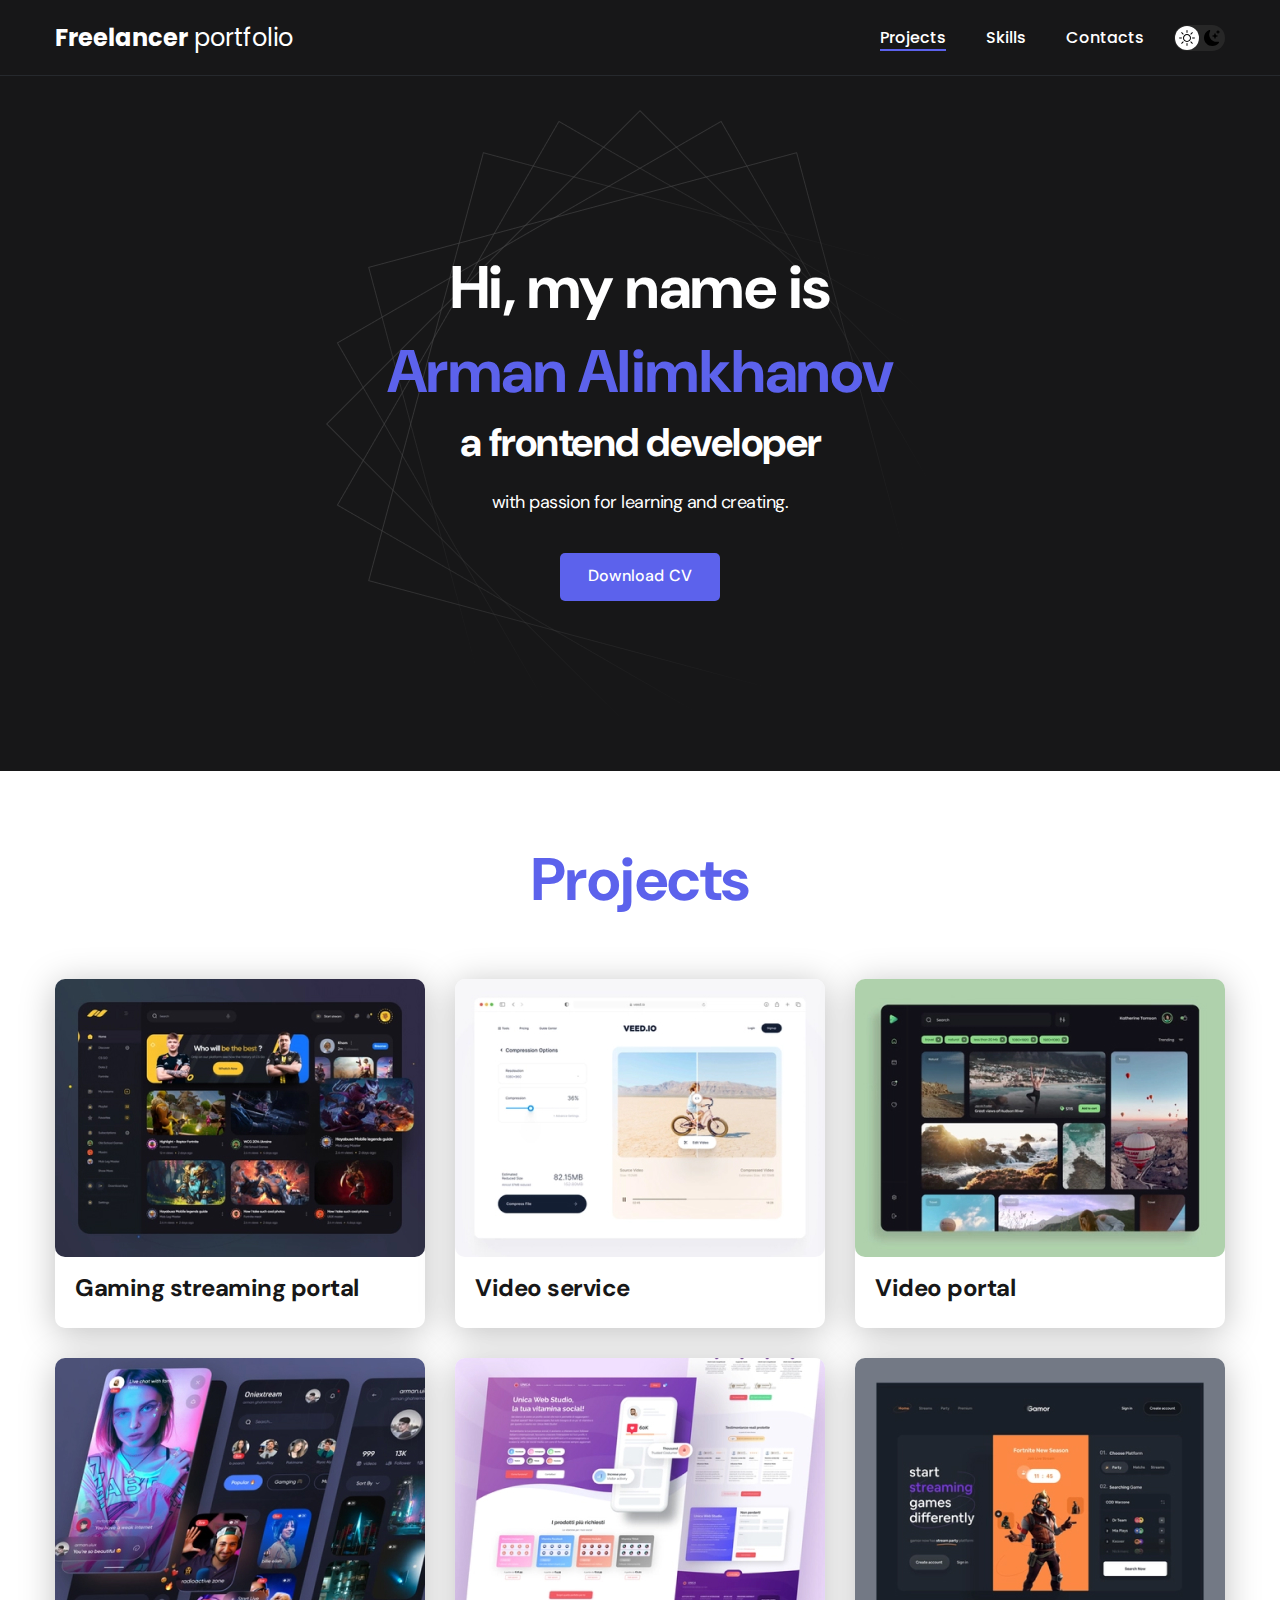
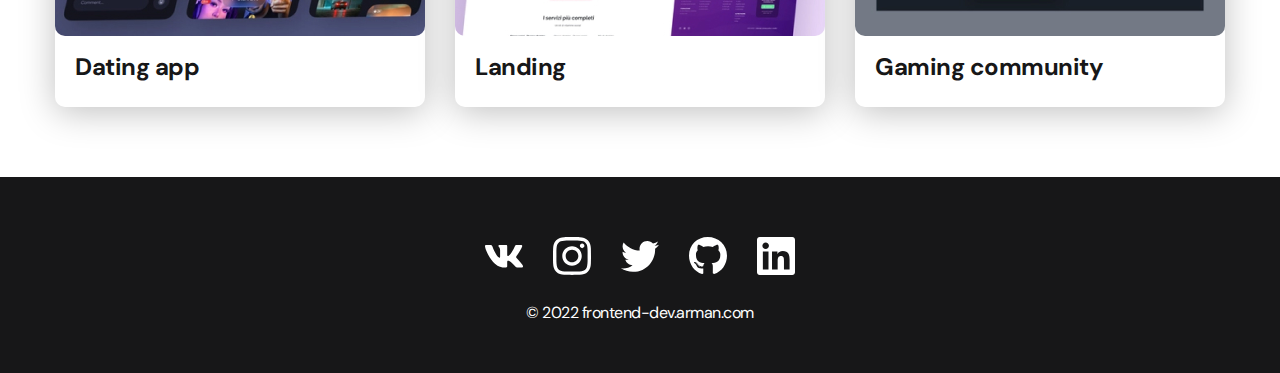
<file: index.html>
<!DOCTYPE html>
<html lang="en">
  <head>
    <meta charset="UTF-8" />
    <meta http-equiv="X-UA-Compatible" content="IE=edge" />
    <meta name="viewport" content="width=device-width, initial-scale=1.0" />
    <title>Freelancer portfolio</title>
    <link rel="stylesheet" href="./css/main.css" />
  </head>
  <body>
    <nav class="nav">
      <div class="container">
        <div class="nav-row">
          <a href="./index.html" class="logo"
            ><strong>Freelancer</strong> portfolio</a
          >

          <button class="dark-mode-btn">
            <img
              src="./img/icons/sun.svg"
              alt="Light mode"
              class="dark-mode-btn__icon"
            />
            <img
              src="./img/icons/moon.svg"
              alt="Dark mode"
              class="dark-mode-btn__icon"
            />
          </button>

          <ul class="nav-list">
            <li class="nav-list__item">
              <a
                href="./index.html"
                class="nav-list__link nav-list__link--active"
                >Projects</a
              >
            </li>
            <li class="nav-list__item">
              <a href="./skills.html" class="nav-list__link">Skills</a>
            </li>
            <li class="nav-list__item">
              <a href="./contacts.html" class="nav-list__link">Contacts</a>
            </li>
          </ul>
        </div>
      </div>
    </nav>

    <header class="header">
      <div class="header__wrapper">
        <h1 class="header__title">
          <strong
            >Hi, my name is
            <em>
              <br />
              Arman Alimkhanov</em
            ></strong
          ><br />
          a frontend developer
        </h1>
        <div class="header__text">
          <p>with passion for learning and creating.</p>
        </div>
        <a href="#!" class="btn">Download CV</a>
      </div>
    </header>

    <main class="section">
      <div class="container">
        <h2 class="title-1">Projects</h2>
        <ul class="projects">
          <li class="project">
            <a href="./project-page.html">
              <img
                src="./img/projects/01.jpg"
                alt="Project img"
                class="project__img"
              />
              <h3 class="project__title">Gaming streaming portal</h3>
            </a>
          </li>
          <li class="project">
            <a href="./project-page.html">
              <img
                src="./img/projects/02.jpg"
                alt="Project img"
                class="project__img"
              />
              <h3 class="project__title">Video service</h3>
            </a>
          </li>
          <li class="project">
            <a href="./project-page.html">
              <img
                src="./img/projects/03.jpg"
                alt="Project img"
                class="project__img"
              />
              <h3 class="project__title">Video portal</h3>
            </a>
          </li>

          <li class="project">
            <img
              src="./img/projects/04.jpg"
              alt="Project img"
              class="project__img"
            />
            <h3 class="project__title">Dating app</h3>
          </li>
          <li class="project">
            <img
              src="./img/projects/05.jpg"
              alt="Project img"
              class="project__img"
            />
            <h3 class="project__title">Landing</h3>
          </li>
          <li class="project">
            <img
              src="./img/projects/06.jpg"
              alt="Project img"
              class="project__img"
            />
            <h3 class="project__title">Gaming community</h3>
          </li>
        </ul>
      </div>
    </main>

    <footer class="footer">
      <div class="container">
        <div class="footer__wrapper">
          <ul class="social">
            <li class="social__item">
              <a href="#!"><img src="./img/icons/vk.svg" alt="Link" /></a>
            </li>
            <li class="social__item">
              <a href="#!"
                ><img src="./img/icons/instagram.svg" alt="Link"
              /></a>
            </li>
            <li class="social__item">
              <a href="#!"><img src="./img/icons/twitter.svg" alt="Link" /></a>
            </li>
            <li class="social__item">
              <a href="#!"><img src="./img/icons/gitHub.svg" alt="Link" /></a>
            </li>
            <li class="social__item">
              <a href="#!"><img src="./img/icons/linkedIn.svg" alt="Link" /></a>
            </li>
          </ul>
          <div class="copyright">
            <p>© 2022 frontend-dev.arman.com</p>
          </div>
        </div>
      </div>
    </footer>

    <script src="./js/main.js"></script>
  </body>
</html>
</file>
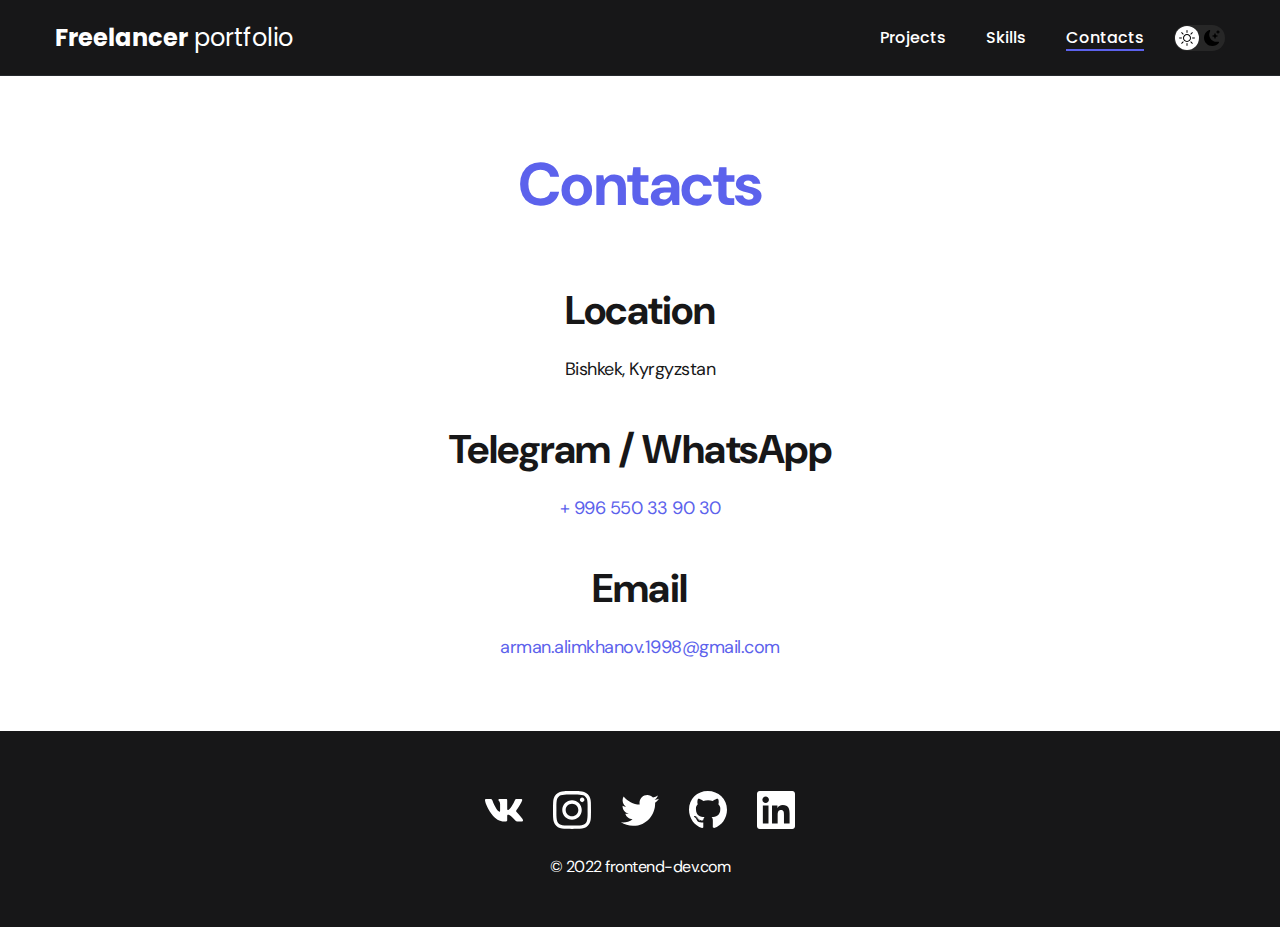
<file: contacts.html>
<!DOCTYPE html>
<html lang="en">
  <head>
    <meta charset="UTF-8" />
    <meta http-equiv="X-UA-Compatible" content="IE=edge" />
    <meta name="viewport" content="width=device-width, initial-scale=1.0" />
    <title>Freelancer portfolio</title>
    <link rel="stylesheet" href="./css/main.css" />
  </head>
  <body>
    <nav class="nav">
      <div class="container">
        <div class="nav-row">
          <a href="./index.html" class="logo"
            ><strong>Freelancer</strong> portfolio</a
          >

          <button class="dark-mode-btn">
            <img
              src="./img/icons/sun.svg"
              alt="Light mode"
              class="dark-mode-btn__icon"
            />
            <img
              src="./img/icons/moon.svg"
              alt="Dark mode"
              class="dark-mode-btn__icon"
            />
          </button>

          <ul class="nav-list">
            <li class="nav-list__item">
              <a href="./index.html" class="nav-list__link">Projects</a>
            </li>
            <li class="nav-list__item">
              <a href="./skills.html" class="nav-list__link">Skills</a>
            </li>
            <li class="nav-list__item">
              <a
                href="./contacts.html"
                class="nav-list__link nav-list__link--active"
                >Contacts</a
              >
            </li>
          </ul>
        </div>
      </div>
    </nav>

    <main class="section">
      <div class="container">
        <h1 class="title-1">Contacts</h1>

        <ul class="content-list">
          <li class="content-list__item">
            <h2 class="title-2">Location</h2>
            <p>Bishkek, Kyrgyzstan</p>
          </li>
          <li class="content-list__item">
            <h2 class="title-2">Telegram / WhatsApp</h2>
            <p><a href="tel:+ 996 550 33 90 30">+ 996 550 33 90 30</a></p>
          </li>
          <li class="content-list__item">
            <h2 class="title-2">Email</h2>
            <p>
              <a href="mailto:webdev@protonmail.com"
                >arman.alimkhanov.1998@gmail.com</a
              >
            </p>
          </li>
        </ul>
      </div>
    </main>

    <footer class="footer">
      <div class="container">
        <div class="footer__wrapper">
          <ul class="social">
            <li class="social__item">
              <a href="#!"><img src="./img/icons/vk.svg" alt="Link" /></a>
            </li>
            <li class="social__item">
              <a href="#!"
                ><img src="./img/icons/instagram.svg" alt="Link"
              /></a>
            </li>
            <li class="social__item">
              <a href="#!"><img src="./img/icons/twitter.svg" alt="Link" /></a>
            </li>
            <li class="social__item">
              <a href="#!"><img src="./img/icons/gitHub.svg" alt="Link" /></a>
            </li>
            <li class="social__item">
              <a href="#!"><img src="./img/icons/linkedIn.svg" alt="Link" /></a>
            </li>
          </ul>
          <div class="copyright">
            <p>© 2022 frontend-dev.com</p>
          </div>
        </div>
      </div>
    </footer>

    <script src="./js/main.js"></script>
  </body>
</html>
</file>
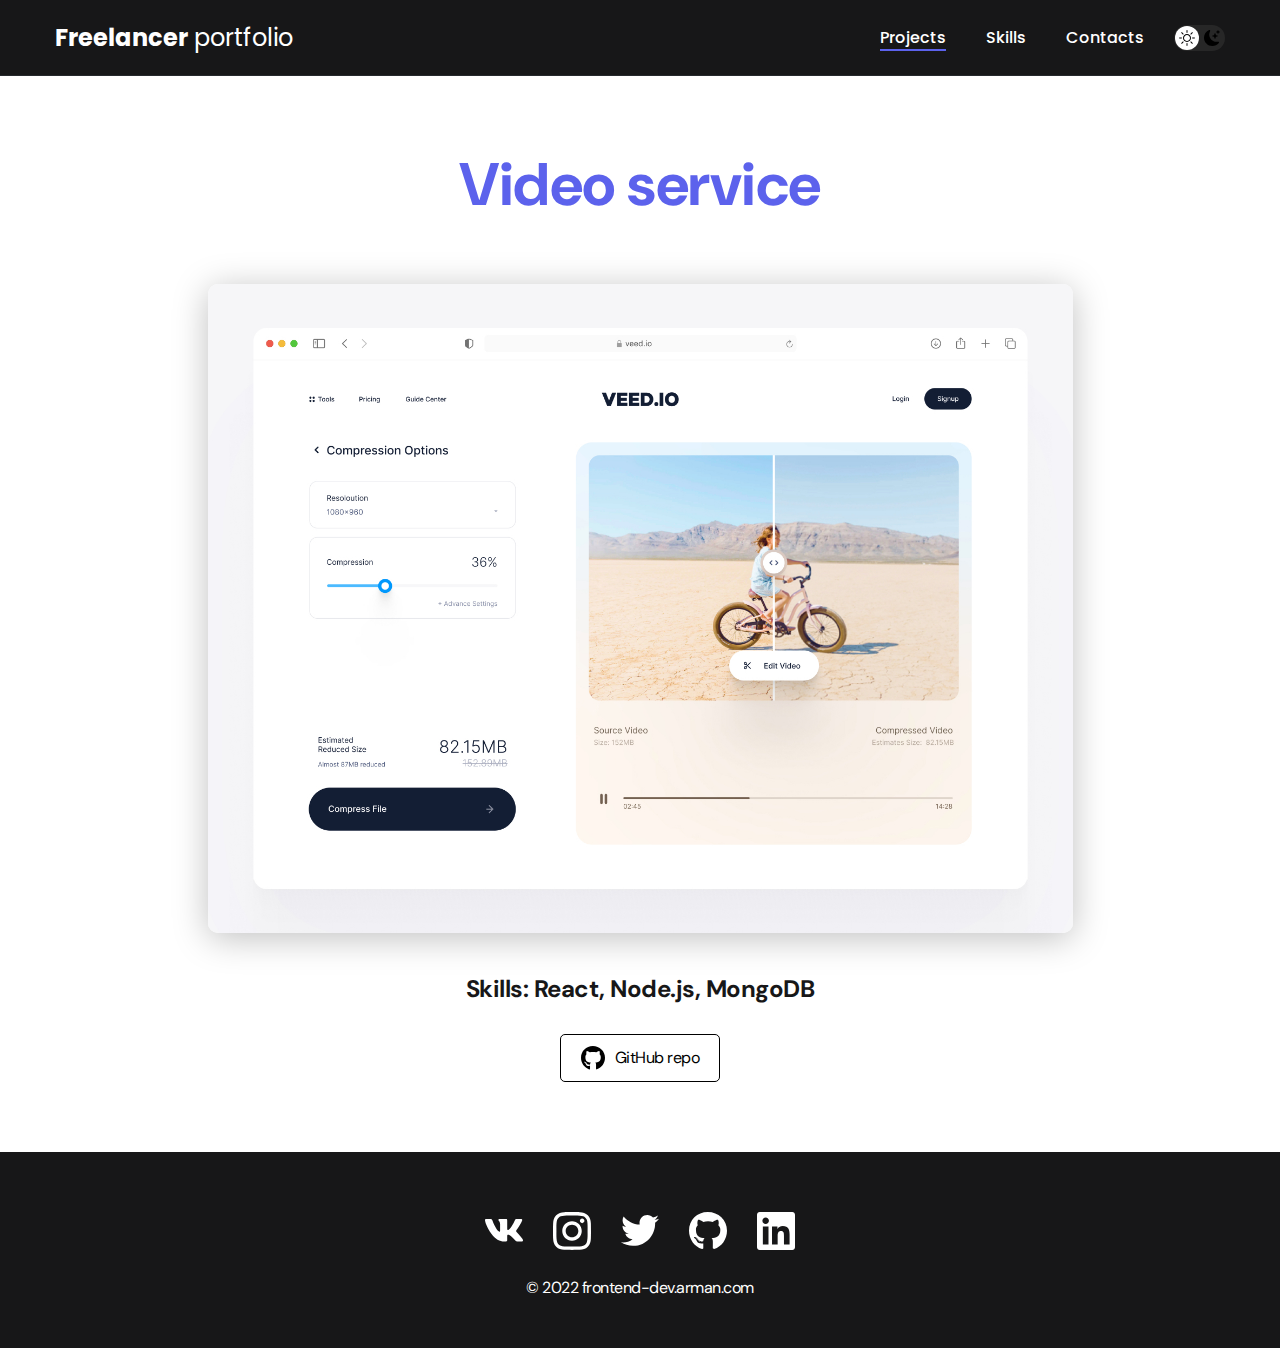
<file: project-page.html>
<!DOCTYPE html>
<html lang="en">
  <head>
    <meta charset="UTF-8" />
    <meta http-equiv="X-UA-Compatible" content="IE=edge" />
    <meta name="viewport" content="width=device-width, initial-scale=1.0" />
    <title>Freelancer portfolio</title>
    <link rel="stylesheet" href="./css/main.css" />
  </head>
  <body>
    <nav class="nav">
      <div class="container">
        <div class="nav-row">
          <a href="./index.html" class="logo"
            ><strong>Freelancer</strong> portfolio</a
          >

          <button class="dark-mode-btn">
            <img
              src="./img/icons/sun.svg"
              alt="Light mode"
              class="dark-mode-btn__icon"
            />
            <img
              src="./img/icons/moon.svg"
              alt="Dark mode"
              class="dark-mode-btn__icon"
            />
          </button>

          <ul class="nav-list">
            <li class="nav-list__item">
              <a
                href="./index.html"
                class="nav-list__link nav-list__link--active"
                >Projects</a
              >
            </li>
            <li class="nav-list__item">
              <a href="./skills.html" class="nav-list__link">Skills</a>
            </li>
            <li class="nav-list__item">
              <a href="./contacts.html" class="nav-list__link">Contacts</a>
            </li>
          </ul>
        </div>
      </div>
    </nav>

    <main class="section">
      <div class="container">
        <div class="project-details">
          <h1 class="title-1">Video service</h1>

          <img
            src="./img/projects/02-big.jpg"
            alt=""
            class="project-details__cover"
          />

          <div class="project-details__desc">
            <p>Skills: React, Node.js, MongoDB</p>
          </div>

          <a href="#!" class="btn-outline">
            <img src="./img/icons/gitHub-black.svg" alt="" />
            GitHub repo
          </a>
        </div>
      </div>
    </main>

    <footer class="footer">
      <div class="container">
        <div class="footer__wrapper">
          <ul class="social">
            <li class="social__item">
              <a href="#!"><img src="./img/icons/vk.svg" alt="Link" /></a>
            </li>
            <li class="social__item">
              <a href="#!"
                ><img src="./img/icons/instagram.svg" alt="Link"
              /></a>
            </li>
            <li class="social__item">
              <a href="#!"><img src="./img/icons/twitter.svg" alt="Link" /></a>
            </li>
            <li class="social__item">
              <a href="#!"><img src="./img/icons/gitHub.svg" alt="Link" /></a>
            </li>
            <li class="social__item">
              <a href="#!"><img src="./img/icons/linkedIn.svg" alt="Link" /></a>
            </li>
          </ul>
          <div class="copyright">
            <p>© 2022 frontend-dev.arman.com</p>
          </div>
        </div>
      </div>
    </footer>

    <script src="./js/main.js"></script>
  </body>
</html>
</file>
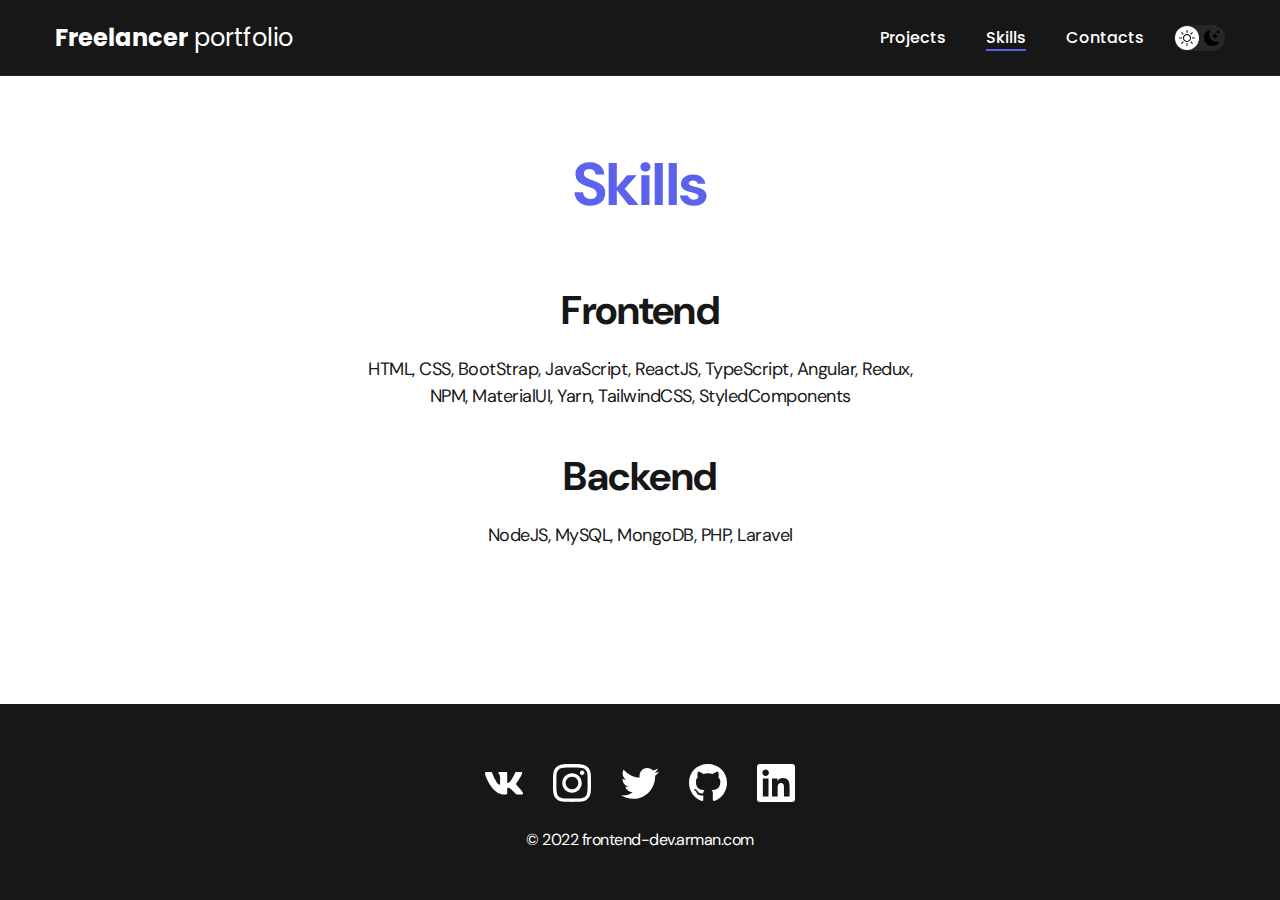
<file: skills.html>
<!DOCTYPE html>
<html lang="en">
  <head>
    <meta charset="UTF-8" />
    <meta http-equiv="X-UA-Compatible" content="IE=edge" />
    <meta name="viewport" content="width=device-width, initial-scale=1.0" />
    <title>Freelancer portfolio</title>
    <link rel="stylesheet" href="./css/main.css" />
  </head>
  <body>
    <nav class="nav">
      <div class="container">
        <div class="nav-row">
          <a href="./index.html" class="logo"
            ><strong>Freelancer</strong> portfolio</a
          >

          <button class="dark-mode-btn">
            <img
              src="./img/icons/sun.svg"
              alt="Light mode"
              class="dark-mode-btn__icon"
            />
            <img
              src="./img/icons/moon.svg"
              alt="Dark mode"
              class="dark-mode-btn__icon"
            />
          </button>

          <ul class="nav-list">
            <li class="nav-list__item">
              <a href="./index.html" class="nav-list__link">Projects</a>
            </li>
            <li class="nav-list__item">
              <a
                href="./skills.html"
                class="nav-list__link nav-list__link--active"
                >Skills</a
              >
            </li>
            <li class="nav-list__item">
              <a href="./contacts.html" class="nav-list__link">Contacts</a>
            </li>
          </ul>
        </div>
      </div>
    </nav>

    <main class="section">
      <div class="container">
        <h1 class="title-1">Skills</h1>

        <ul class="content-list">
          <li class="content-list__item">
            <h2 class="title-2">Frontend</h2>
            <p>
              HTML, CSS, BootStrap, JavaScript, ReactJS, TypeScript, Angular,
              Redux, NPM, MaterialUI, Yarn, TailwindCSS, StyledComponents
            </p>
          </li>
          <li class="content-list__item">
            <h2 class="title-2">Backend</h2>
            <p>NodeJS, MySQL, MongoDB, PHP, Laravel</p>
          </li>
        </ul>
      </div>
    </main>

    <footer class="footer">
      <div class="container">
        <div class="footer__wrapper">
          <ul class="social">
            <li class="social__item">
              <a href="#!"><img src="./img/icons/vk.svg" alt="Link" /></a>
            </li>
            <li class="social__item">
              <a href="#!"
                ><img src="./img/icons/instagram.svg" alt="Link"
              /></a>
            </li>
            <li class="social__item">
              <a href="#!"><img src="./img/icons/twitter.svg" alt="Link" /></a>
            </li>
            <li class="social__item">
              <a href="#!"><img src="./img/icons/gitHub.svg" alt="Link" /></a>
            </li>
            <li class="social__item">
              <a href="#!"><img src="./img/icons/linkedIn.svg" alt="Link" /></a>
            </li>
          </ul>
          <div class="copyright">
            <p>© 2022 frontend-dev.arman.com</p>
          </div>
        </div>
      </div>
    </footer>

    <script src="./js/main.js"></script>
  </body>
</html>
</file>
<file: css/main.css>
@import "./reset.css";
@import url("https://fonts.googleapis.com/css2?family=DM+Sans:wght@400;500;700&family=Poppins:wght@400;500;700&display=swap");

/*
font-family: 'DM Sans', sans-serif;
font-family: 'Poppins', sans-serif;
*/

/* * {
    border: 1px solid red;
} */

:root {
  --blackpure: #000;
  --black: #171718;
  --black-border: #26292d;
  --white: #fff;
  --purple: #5c62ec;

  --text-color: var(--black);

  --dark-bg: var(--black);
  --dark-border: var(--black-border);
  --header-text: var(--white);
  --accent: var(--purple);

  /* Light mode */
  --page-bg: var(--white);
  --text-color: var(--black);

  --title-1: var(--accent);

  --project-card-bg: var(--white);
  --project-card-text: var(--black);
  --box-shadow: 0px 5px 35px rgba(0, 0, 0, 0.25);
}

.dark {
  /* Dark mode */
  --page-bg: #252526;
  --text-color: var(--white);

  --title-1: var(--white);

  --project-card-bg: var(--black);
  --project-card-text: var(--white);
  --box-shadow: 0px 5px 35px rgba(0, 0, 0, 0.8);
}

html,
body {
  display: flex;
  flex-direction: column;
  min-height: 100vh;

  font-family: "DM Sans", sans-serif;
  letter-spacing: -0.5px;

  /* Light mode */
  background-color: var(--page-bg);
  color: var(--text-color);
}

/* General */

.container {
  margin: 0 auto;
  padding: 0 15px;
  max-width: 1200px;
}

.none {
  display: none !important;
}

.section {
  padding: 70px 0;
}

.title-1 {
  margin-bottom: 60px;

  font-size: 60px;
  font-weight: 700;
  line-height: 1.3;
  color: var(--title-1);
  text-align: center;
}

.title-2 {
  margin-bottom: 20px;

  font-size: 40px;
  font-weight: 700;
  line-height: 1.3;
}

/* Nav */

.nav {
  padding: 20px 0;
  border-bottom: 1px solid var(--dark-border);
  background-color: var(--dark-bg);
  color: var(--header-text);
  letter-spacing: normal;
}

.nav-row {
  display: flex;
  justify-content: flex-end;
  align-items: center;
  column-gap: 30px;
  row-gap: 20px;
  flex-wrap: wrap;
}

.logo {
  margin-right: auto;
  color: var(--header-text);
  font-size: 24px;
  font-family: "Poppins", sans-serif;
}

.logo strong {
  font-weight: 700;
}

.nav-list {
  display: flex;
  flex-wrap: wrap;
  row-gap: 10px;
  align-items: center;
  column-gap: 40px;
  font-size: 16px;
  font-weight: 500;
  font-family: "Poppins", sans-serif;
}

.nav-list__link {
  color: var(--header-text);
  transition: opacity 0.2s ease-in;
}

.nav-list__link:hover {
  opacity: 0.8;
}

.nav-list__link--active {
  position: relative;
}

.nav-list__link--active::before {
  content: "";

  position: absolute;
  left: 0;
  top: 100%;

  display: block;
  height: 2px;
  width: 100%;
  background-color: var(--accent);
}

/* Dark mode btn */

.dark-mode-btn {
  order: 9;

  position: relative;
  display: flex;
  justify-content: space-between;

  width: 51px;
  height: 26px;
  padding: 5px;

  border-radius: 50px;
  background-color: #272727;
}

.dark-mode-btn::before {
  content: "";

  position: absolute;
  top: 1px;
  left: 1px;

  display: block;
  width: 24px;
  height: 24px;

  border-radius: 50%;
  background-color: var(--white);

  transition: left 0.2s ease-in;
}

.dark-mode-btn--active::before {
  left: 26px;
}

.dark-mode-btn__icon {
  position: relative;
  z-index: 9;
}

/* Header */

.header {
  padding: 40px 0;
  min-height: 695px;

  display: flex;
  justify-content: center;
  align-items: center;

  background-color: var(--dark-bg);
  background-image: url("./../img/header-bg.png");
  background-repeat: no-repeat;
  background-size: auto;
  background-position: center center;

  color: var(--header-text);
  text-align: center;
}

.header__wrapper {
  padding: 0 15px;
  max-width: 660px;
}

.header__title {
  margin-bottom: 20px;
  font-size: 40px;
  font-weight: 700;
  line-height: 1.4;
}

.header__title strong {
  font-size: 60px;
  font-weight: 700;
}

.header__title em {
  font-style: normal;
  color: var(--accent);
}

.header__text {
  margin-bottom: 40px;
  font-size: 18px;
  line-height: 1.333;
}

.header__text p + p {
  margin-top: 0.5em;
}

/* Btn */

.btn {
  display: inline-block;
  height: 48px;
  padding: 12px 28px;

  border-radius: 5px;
  background-color: var(--accent);
  color: var(--white);
  letter-spacing: 0.15px;
  font-size: 16px;
  font-weight: 500;

  transition: opacity 0.2s ease-in;
}

.btn:hover {
  opacity: 0.8;
}

.btn:active {
  position: relative;
  top: 1px;
}

/* Btn outline */

.btn-outline {
  display: flex;
  column-gap: 10px;
  align-items: center;

  height: 48px;
  padding: 12px 20px;

  border-radius: 5px;
  border: 1px solid var(--blackpure);
  background-color: var(--white);
  color: var(--blackpure);

  transition: opacity 0.2s ease-in;
}

.btn-outline:hover {
  opacity: 0.8;
}

.btn-outline:active {
  position: relative;
  top: 1px;
}

/* Projects  */

.projects {
  display: flex;
  justify-content: center;
  flex-wrap: wrap;
  column-gap: 30px;
  row-gap: 30px;
}

.project {
  max-width: 370px;
  background-color: var(--project-card-bg);
  box-shadow: var(--box-shadow);
  border-radius: 10px;
}

.project__img {
  border-radius: 10px;
}

.project__title {
  padding: 15px 20px 25px;
  font-weight: 700;
  font-size: 24px;
  line-height: 1.3;
  color: var(--project-card-text);
}

/* Project details */

.project-details {
  margin: 0 auto;
  max-width: 865px;

  display: flex;
  flex-direction: column;
  align-items: center;

  text-align: center;
}

.project-details__cover {
  max-width: 100%;
  margin-bottom: 40px;

  box-shadow: 0px 5px 35px rgba(0, 0, 0, 0.25);
  border-radius: 10px;
}

.project-details__desc {
  margin-bottom: 30px;

  font-weight: 700;
  font-size: 24px;
  line-height: 1.3;
}

/* Content list */

.content-list {
  margin: 0 auto;
  max-width: 570px;
  display: flex;
  flex-direction: column;
  align-items: center;
  row-gap: 40px;
  text-align: center;
}

.content-list a {
  color: var(--accent);
}

.content-list__item {
  font-size: 18px;
  line-height: 1.5;
}

.content-list__item p + p {
  margin-top: 0.5em;
}

/* Footer */

.footer {
  margin-top: auto;
  padding: 60px 0 50px;
  background-color: var(--dark-bg);
  color: var(--header-text);
}

.footer__wrapper {
  display: flex;
  flex-direction: column;
  align-items: center;
  row-gap: 27px;
}

.social {
  display: flex;
  column-gap: 30px;
  align-items: center;
}

.copyright {
  font-size: 16px;
}

.copyright p + p {
  margin-top: 0.5em;
}

@media (max-width: 620px) {
  /* Header  */

  .header {
    min-height: unset;
  }

  .header__title {
    font-size: 30px;
  }

  .header__title strong {
    font-size: 40px;
  }

  /* Nav */

  .nav-row {
    justify-content: space-between;
  }

  .dark-mode-btn {
    order: 0;
  }

  /* General */

  .section {
    padding: 40px 0;
  }

  .title-1 {
    margin-bottom: 30px;
    font-size: 40px;
  }

  .title-2 {
    margin-bottom: 10px;
    font-size: 30px;
  }

  /* Projects */

  .project__title {
    font-size: 22px;
  }

  /* Project page */

  .project-details__desc {
    margin-bottom: 20px;
    font-size: 22px;
  }

  /* Content List */

  .content-list {
    row-gap: 20px;
  }

  .content-list__item {
    font-size: 16px;
  }

  /* Footer */

  .footer {
    padding: 40px 0 30px;
  }

  .footer__wrapper {
    row-gap: 20px;
  }

  /* Social */

  .social {
    column-gap: 20px;
  }

  .social__item {
    width: 28px;
  }
}
</file>
